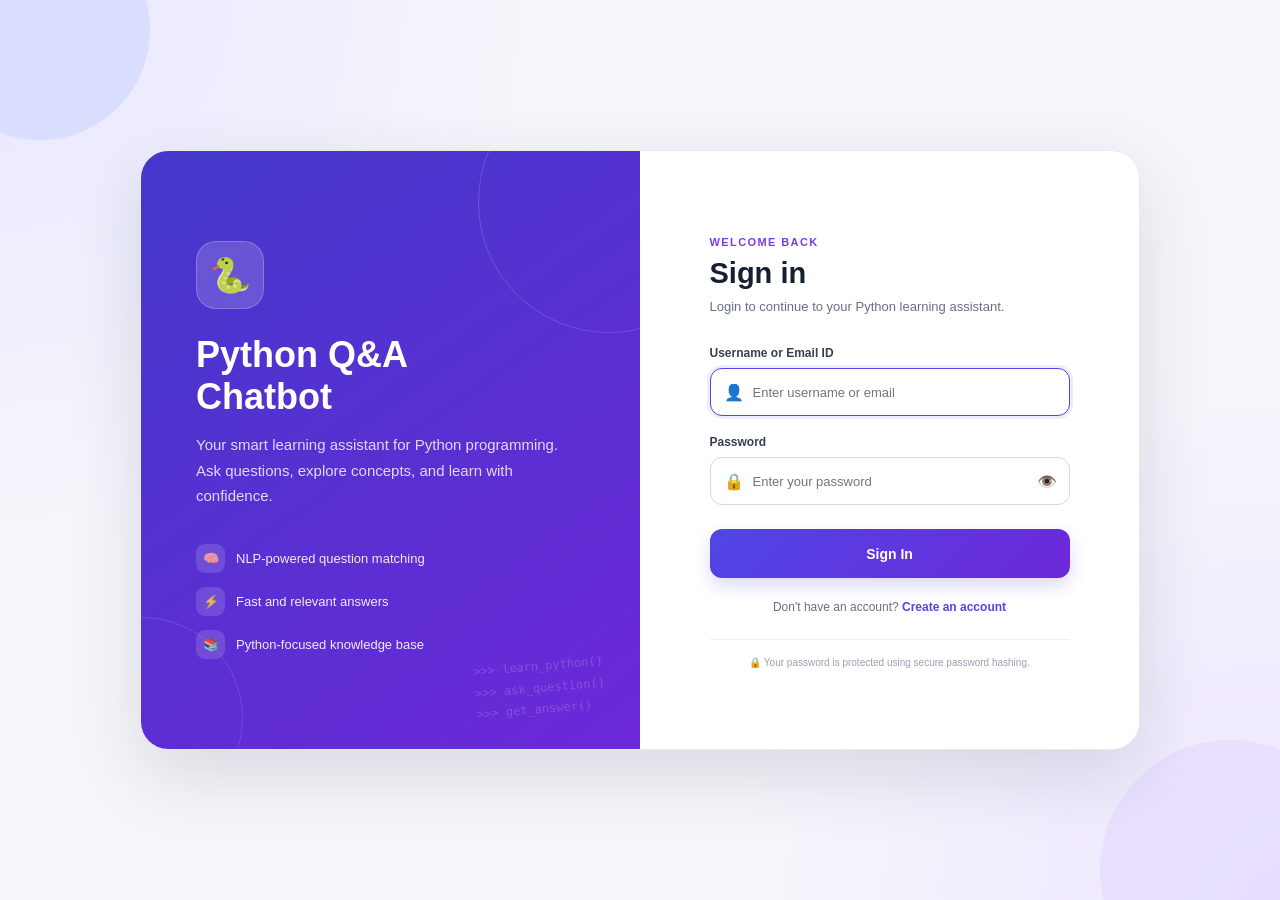
<file: templates/login.html>
<!DOCTYPE html>
<html lang="en">

<head>

    <meta charset="UTF-8">

    <meta
        name="viewport"
        content="width=device-width, initial-scale=1.0"
    >

    <title>Login | Python Q&A Chatbot</title>

    <style>

        * {
            margin: 0;
            padding: 0;
            box-sizing: border-box;
        }

        body {
            min-height: 100vh;
            font-family: "Segoe UI", Arial, sans-serif;

            background:
                radial-gradient(
                    circle at top left,
                    #e8e7ff,
                    transparent 35%
                ),
                radial-gradient(
                    circle at bottom right,
                    #eee5ff,
                    transparent 35%
                ),
                #f5f6fb;

            color: #172033;

            display: flex;
            align-items: center;
            justify-content: center;

            padding: 25px;
        }


        /* =========================================
           Background
        ========================================= */

        .background-circle {
            position: fixed;
            border-radius: 50%;
            pointer-events: none;
            z-index: -1;
        }

        .circle-one {
            width: 220px;
            height: 220px;
            background: #c7d2fe;
            top: -80px;
            left: -70px;
            opacity: 0.5;
        }

        .circle-two {
            width: 260px;
            height: 260px;
            background: #ddd6fe;
            bottom: -100px;
            right: -80px;
            opacity: 0.45;
        }


        /* =========================================
           Main Container
        ========================================= */

        .login-container {
            width: 100%;
            max-width: 1000px;
            min-height: 600px;

            background: white;

            border: 1px solid #e7e9f0;
            border-radius: 28px;

            overflow: hidden;

            display: grid;
            grid-template-columns: 1fr 1fr;

            box-shadow:
                0 25px 70px
                rgba(31, 41, 55, 0.13);
        }


        /* =========================================
           Left Panel
        ========================================= */

        .brand-panel {
            background:
                linear-gradient(
                    145deg,
                    #4338ca,
                    #6d28d9
                );

            color: white;

            padding: 55px;

            display: flex;
            flex-direction: column;
            justify-content: center;

            position: relative;
            overflow: hidden;
        }

        .brand-panel::before {
            content: "";

            position: absolute;

            width: 260px;
            height: 260px;

            border: 1px solid
                rgba(255,255,255,0.15);

            border-radius: 50%;

            right: -100px;
            top: -80px;
        }

        .brand-panel::after {
            content: "";

            position: absolute;

            width: 200px;
            height: 200px;

            border: 1px solid
                rgba(255,255,255,0.12);

            border-radius: 50%;

            left: -100px;
            bottom: -70px;
        }

        .brand-content {
            position: relative;
            z-index: 2;
        }

        .logo {
            width: 68px;
            height: 68px;

            border-radius: 20px;

            background:
                rgba(255,255,255,0.16);

            border:
                1px solid
                rgba(255,255,255,0.22);

            display: flex;
            align-items: center;
            justify-content: center;

            font-size: 34px;

            margin-bottom: 25px;
        }

        .brand-panel h1 {
            font-size: 36px;
            line-height: 1.15;
            margin-bottom: 15px;
        }

        .brand-panel > .brand-content > p {
            font-size: 15px;
            line-height: 1.7;

            color:
                rgba(255,255,255,0.82);

            max-width: 390px;
        }

        .feature-list {
            margin-top: 35px;

            display: flex;
            flex-direction: column;

            gap: 14px;
        }

        .feature {
            display: flex;
            align-items: center;

            gap: 11px;

            font-size: 13px;

            color:
                rgba(255,255,255,0.9);
        }

        .feature-icon {
            width: 29px;
            height: 29px;

            border-radius: 9px;

            background:
                rgba(255,255,255,0.14);

            display: flex;
            align-items: center;
            justify-content: center;
        }

        .code-box {
            position: absolute;

            right: 35px;
            bottom: 28px;

            font-family: Consolas, monospace;

            font-size: 12px;
            line-height: 1.8;

            color:
                rgba(255,255,255,0.18);

            transform: rotate(-5deg);
        }


        /* =========================================
           Right Login Panel
        ========================================= */

        .login-panel {
            padding: 55px;

            display: flex;
            align-items: center;
            justify-content: center;
        }

        .login-content {
            width: 100%;
            max-width: 360px;
        }

        .login-heading {
            margin-bottom: 30px;
        }

        .login-heading .label {
            color: #7c3aed;

            font-size: 11px;
            font-weight: 700;

            letter-spacing: 1.4px;
        }

        .login-heading h2 {
            font-size: 29px;

            margin-top: 7px;
            margin-bottom: 7px;
        }

        .login-heading p {
            color: #667085;

            font-size: 13px;
            line-height: 1.5;
        }


        /* =========================================
           Form
        ========================================= */

        .form-group {
            margin-bottom: 19px;
        }

        .form-group label {
            display: block;

            font-size: 12px;
            font-weight: 700;

            margin-bottom: 8px;

            color: #344054;
        }

        .input-wrapper {
            position: relative;
        }

        .input-icon {
            position: absolute;

            left: 14px;
            top: 50%;

            transform:
                translateY(-50%);

            font-size: 16px;

            color: #98a0b3;

            pointer-events: none;
        }

        .form-input {
            width: 100%;
            height: 48px;

            border: 1px solid #d7d9e2;

            border-radius: 12px;

            outline: none;

            padding:
                0 45px 0 42px;

            font-size: 13px;

            color: #172033;

            background: #fff;

            transition: 0.2s;
        }

        .form-input:focus {
            border-color: #4f46e5;

            box-shadow:
                0 0 0 3px
                rgba(79,70,229,0.10);
        }

        .password-toggle {
            position: absolute;

            right: 13px;
            top: 50%;

            transform:
                translateY(-50%);

            border: none;

            background: transparent;

            cursor: pointer;

            font-size: 16px;

            color: #667085;
        }

        .password-toggle:hover {
            color: #4f46e5;
        }


        /* =========================================
           Login Button
        ========================================= */

        .login-button {
            width: 100%;
            height: 49px;

            border: none;
            border-radius: 12px;

            background:
                linear-gradient(
                    135deg,
                    #4f46e5,
                    #6d28d9
                );

            color: white;

            font-size: 14px;
            font-weight: 700;

            cursor: pointer;

            transition: 0.2s;

            margin-top: 5px;

            box-shadow:
                0 8px 18px
                rgba(79,70,229,0.20);
        }

        .login-button:hover {
            transform:
                translateY(-1px);

            box-shadow:
                0 11px 23px
                rgba(79,70,229,0.27);
        }

        .login-button:disabled {
            opacity: 0.6;
            cursor: not-allowed;
            transform: none;
        }


        /* =========================================
           Error Message
        ========================================= */

        .error-message {
            display: none;

            margin-bottom: 17px;

            padding: 11px 13px;

            border-radius: 10px;

            background: #fef2f2;

            border: 1px solid #fecaca;

            color: #b91c1c;

            font-size: 12px;

            line-height: 1.5;
        }

        .error-message.show {
            display: block;
        }


        /* =========================================
           Register Link
        ========================================= */

        .register-text {
            text-align: center;

            margin-top: 22px;

            color: #667085;

            font-size: 12px;
        }

        .register-text a {
            color: #4f46e5;

            font-weight: 700;

            text-decoration: none;
        }

        .register-text a:hover {
            text-decoration: underline;
        }


        /* =========================================
           Security Note
        ========================================= */

        .security-note {
            margin-top: 25px;

            padding-top: 17px;

            border-top: 1px solid #eef0f4;

            text-align: center;

            color: #98a0b3;

            font-size: 10px;
        }


        /* =========================================
           Responsive
        ========================================= */

        @media (max-width: 800px) {

            .login-container {
                grid-template-columns: 1fr;

                max-width: 500px;

                min-height: auto;
            }

            .brand-panel {
                padding: 35px;

                min-height: 300px;
            }

            .brand-panel h1 {
                font-size: 29px;
            }

            .feature-list {
                margin-top: 22px;
            }

            .code-box {
                display: none;
            }

            .login-panel {
                padding: 40px 30px;
            }
        }


        @media (max-width: 480px) {

            body {
                padding: 12px;
            }

            .login-container {
                border-radius: 20px;
            }

            .brand-panel {
                padding: 30px 25px;
            }

            .brand-panel h1 {
                font-size: 25px;
            }

            .brand-panel > .brand-content > p {
                font-size: 13px;
            }

            .login-panel {
                padding: 32px 22px;
            }

            .login-heading h2 {
                font-size: 25px;
            }
        }

    </style>

</head>


<body>


    <div class="background-circle circle-one"></div>
    <div class="background-circle circle-two"></div>


    <main class="login-container">


        <!-- =====================================
             Branding
        ====================================== -->

        <section class="brand-panel">

            <div class="brand-content">

                <div class="logo">
                    🐍
                </div>

                <h1>
                    Python Q&A<br>
                    Chatbot
                </h1>

                <p>
                    Your smart learning assistant
                    for Python programming.
                    Ask questions, explore concepts,
                    and learn with confidence.
                </p>


                <div class="feature-list">

                    <div class="feature">

                        <span class="feature-icon">
                            🧠
                        </span>

                        <span>
                            NLP-powered question matching
                        </span>

                    </div>


                    <div class="feature">

                        <span class="feature-icon">
                            ⚡
                        </span>

                        <span>
                            Fast and relevant answers
                        </span>

                    </div>


                    <div class="feature">

                        <span class="feature-icon">
                            📚
                        </span>

                        <span>
                            Python-focused knowledge base
                        </span>

                    </div>

                </div>

            </div>


            <div class="code-box">

                &gt;&gt;&gt; learn_python()<br>
                &gt;&gt;&gt; ask_question()<br>
                &gt;&gt;&gt; get_answer()

            </div>

        </section>


        <!-- =====================================
             Login
        ====================================== -->

        <section class="login-panel">

            <div class="login-content">


                <div class="login-heading">

                    <span class="label">
                        WELCOME BACK
                    </span>

                    <h2>
                        Sign in
                    </h2>

                    <p>
                        Login to continue to your
                        Python learning assistant.
                    </p>

                </div>


                <div
                    id="error-message"
                    class="error-message"
                ></div>


                <form id="login-form">


                    <!-- Username OR Email -->

                    <div class="form-group">

                        <label for="login-id">
                            Username or Email ID
                        </label>


                        <div class="input-wrapper">

                            <span class="input-icon">
                                👤
                            </span>


                            <input
                                type="text"
                                id="login-id"
                                class="form-input"
                                placeholder="Enter username or email"
                                autocomplete="username"
                                required
                            >

                        </div>

                    </div>


                    <!-- Password -->

                    <div class="form-group">

                        <label for="password">
                            Password
                        </label>


                        <div class="input-wrapper">

                            <span class="input-icon">
                                🔒
                            </span>


                            <input
                                type="password"
                                id="password"
                                class="form-input"
                                placeholder="Enter your password"
                                autocomplete="current-password"
                                required
                            >


                            <button
                                type="button"
                                id="toggle-password"
                                class="password-toggle"
                                aria-label="Show password"
                            >
                                👁️
                            </button>

                        </div>

                    </div>


                    <button
                        type="submit"
                        id="login-button"
                        class="login-button"
                    >
                        Sign In
                    </button>

                </form>


                <p class="register-text">

                    Don't have an account?

                    <a href="/register">
                        Create an account
                    </a>

                </p>


                <div class="security-note">

                    🔒 Your password is protected
                    using secure password hashing.

                </div>


            </div>

        </section>

    </main>


    <script>

        const loginForm =
            document.getElementById(
                "login-form"
            );

        const loginIdInput =
            document.getElementById(
                "login-id"
            );

        const passwordInput =
            document.getElementById(
                "password"
            );

        const loginButton =
            document.getElementById(
                "login-button"
            );

        const errorMessage =
            document.getElementById(
                "error-message"
            );

        const togglePassword =
            document.getElementById(
                "toggle-password"
            );


        // =====================================
        // Show / Hide Password
        // =====================================

        togglePassword.addEventListener(
            "click",
            function () {

                if (
                    passwordInput.type ===
                    "password"
                ) {

                    passwordInput.type =
                        "text";

                    togglePassword.textContent =
                        "🙈";

                } else {

                    passwordInput.type =
                        "password";

                    togglePassword.textContent =
                        "👁️";
                }

            }
        );


        // =====================================
        // Login
        // =====================================

        loginForm.addEventListener(
            "submit",
            async function (event) {

                event.preventDefault();


                const loginId =
                    loginIdInput.value.trim();


                const password =
                    passwordInput.value;


                errorMessage.classList.remove(
                    "show"
                );


                if (!loginId || !password) {

                    errorMessage.textContent =
                        "Please enter your username/email and password.";

                    errorMessage.classList.add(
                        "show"
                    );

                    return;
                }


                loginButton.disabled = true;

                loginButton.textContent =
                    "Signing in...";


                try {

                    const response =
                        await fetch(
                            "/login",
                            {
                                method: "POST",

                                headers: {
                                    "Content-Type":
                                        "application/json"
                                },

                                body:
                                    JSON.stringify({

                                        login_id:
                                            loginId,

                                        password:
                                            password
                                    })
                            }
                        );


                    const data =
                        await response.json();


                    if (
                        response.ok &&
                        data.success
                    ) {

                        window.location.href =
                            "/";

                        return;
                    }


                    errorMessage.textContent =
                        data.message ||
                        "Invalid username/email or password.";

                    errorMessage.classList.add(
                        "show"
                    );


                } catch (error) {

                    console.error(
                        "Login error:",
                        error
                    );


                    errorMessage.textContent =
                        "Unable to connect to the server. Please try again.";

                    errorMessage.classList.add(
                        "show"
                    );

                } finally {

                    loginButton.disabled =
                        false;

                    loginButton.textContent =
                        "Sign In";
                }

            }
        );


        window.addEventListener(
            "load",
            function () {

                loginIdInput.focus();

            }
        );

    </script>

</body>

</html>
</file>
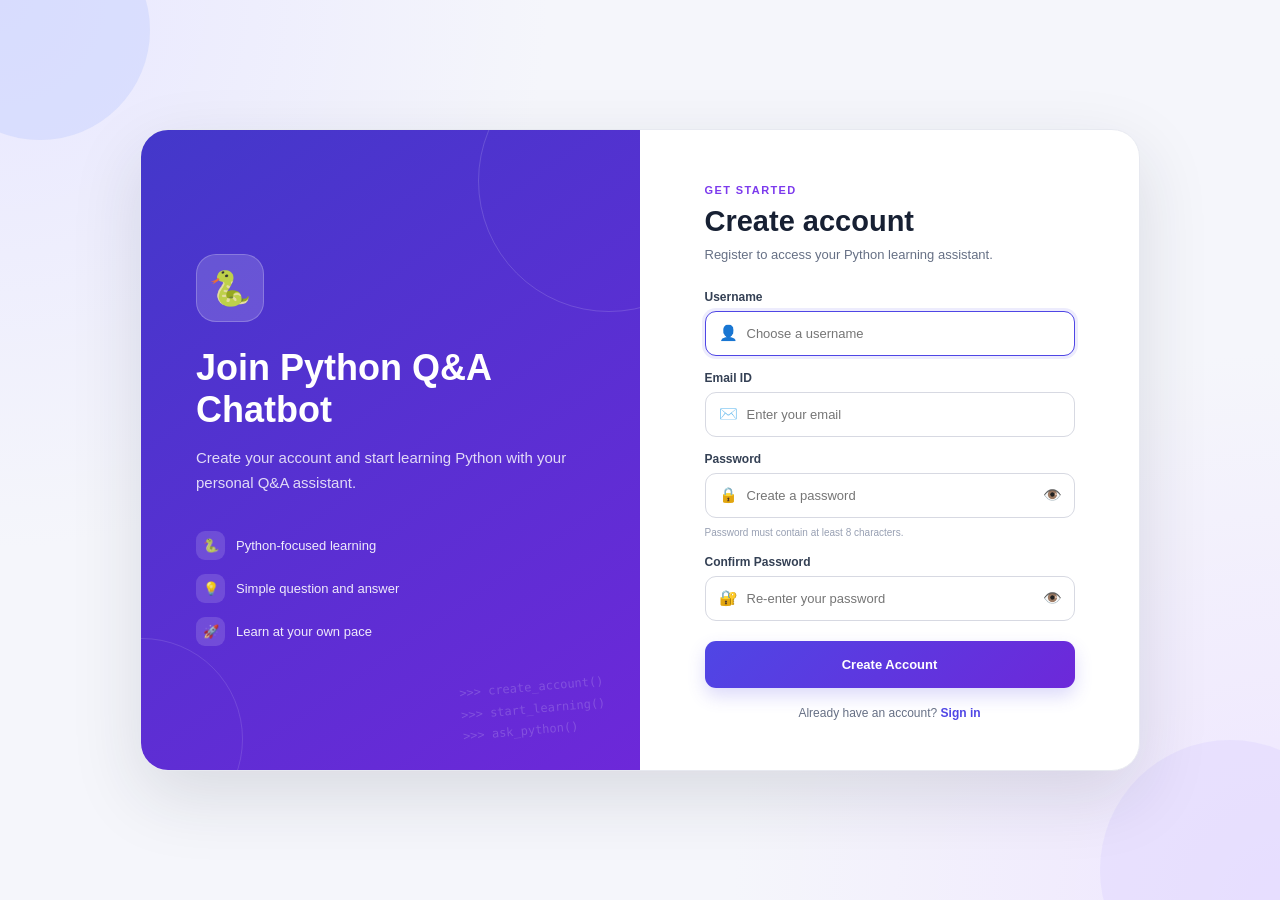
<file: templates/register.html>
<!DOCTYPE html>
<html lang="en">

<head>

    <meta charset="UTF-8">

    <meta
        name="viewport"
        content="width=device-width, initial-scale=1.0"
    >

    <title>Register | Python Q&A Chatbot</title>

    <style>

        * {
            margin: 0;
            padding: 0;
            box-sizing: border-box;
        }

        body {
            min-height: 100vh;

            font-family:
                "Segoe UI",
                Arial,
                sans-serif;

            background:
                radial-gradient(
                    circle at top left,
                    #e8e7ff,
                    transparent 35%
                ),
                radial-gradient(
                    circle at bottom right,
                    #eee5ff,
                    transparent 35%
                ),
                #f5f6fb;

            color: #172033;

            display: flex;
            align-items: center;
            justify-content: center;

            padding: 25px;
        }


        /* =====================================
           Background Circles
        ===================================== */

        .background-circle {
            position: fixed;

            border-radius: 50%;

            pointer-events: none;

            z-index: -1;
        }

        .circle-one {
            width: 220px;
            height: 220px;

            background: #c7d2fe;

            top: -80px;
            left: -70px;

            opacity: 0.5;
        }

        .circle-two {
            width: 260px;
            height: 260px;

            background: #ddd6fe;

            bottom: -100px;
            right: -80px;

            opacity: 0.45;
        }


        /* =====================================
           Main Container
        ===================================== */

        .register-container {
            width: 100%;
            max-width: 1000px;

            min-height: 620px;

            background: white;

            border:
                1px solid #e7e9f0;

            border-radius: 28px;

            overflow: hidden;

            display: grid;

            grid-template-columns:
                1fr 1fr;

            box-shadow:
                0 25px 70px
                rgba(31, 41, 55, 0.13);
        }


        /* =====================================
           Left Branding
        ===================================== */

        .brand-panel {
            background:
                linear-gradient(
                    145deg,
                    #4338ca,
                    #6d28d9
                );

            color: white;

            padding: 55px;

            display: flex;

            flex-direction: column;

            justify-content: center;

            position: relative;

            overflow: hidden;
        }

        .brand-panel::before {
            content: "";

            position: absolute;

            width: 260px;
            height: 260px;

            border:
                1px solid
                rgba(255,255,255,0.15);

            border-radius: 50%;

            right: -100px;
            top: -80px;
        }

        .brand-panel::after {
            content: "";

            position: absolute;

            width: 200px;
            height: 200px;

            border:
                1px solid
                rgba(255,255,255,0.12);

            border-radius: 50%;

            left: -100px;
            bottom: -70px;
        }

        .brand-content {
            position: relative;

            z-index: 2;
        }


        /* =====================================
           Logo
        ===================================== */

        .logo {
            width: 68px;
            height: 68px;

            border-radius: 20px;

            background:
                rgba(255,255,255,0.16);

            border:
                1px solid
                rgba(255,255,255,0.22);

            display: flex;

            align-items: center;
            justify-content: center;

            font-size: 34px;

            margin-bottom: 25px;
        }


        .brand-panel h1 {
            font-size: 36px;

            line-height: 1.15;

            margin-bottom: 15px;
        }

        .brand-panel p {
            font-size: 15px;

            line-height: 1.7;

            color:
                rgba(255,255,255,0.82);

            max-width: 390px;
        }


        /* =====================================
           Features
        ===================================== */

        .feature-list {
            margin-top: 35px;

            display: flex;

            flex-direction: column;

            gap: 14px;
        }

        .feature {
            display: flex;

            align-items: center;

            gap: 11px;

            font-size: 13px;

            color:
                rgba(255,255,255,0.9);
        }

        .feature-icon {
            width: 29px;
            height: 29px;

            border-radius: 9px;

            background:
                rgba(255,255,255,0.14);

            display: flex;

            align-items: center;
            justify-content: center;
        }


        /* =====================================
           Code Decoration
        ===================================== */

        .code-box {
            position: absolute;

            right: 35px;
            bottom: 28px;

            font-family:
                Consolas,
                monospace;

            font-size: 12px;

            line-height: 1.8;

            color:
                rgba(255,255,255,0.18);

            transform:
                rotate(-5deg);
        }


        /* =====================================
           Register Panel
        ===================================== */

        .register-panel {
            padding: 50px 55px;

            display: flex;

            align-items: center;
            justify-content: center;
        }

        .register-content {
            width: 100%;

            max-width: 370px;
        }


        /* =====================================
           Heading
        ===================================== */

        .register-heading {
            margin-bottom: 25px;
        }

        .register-heading .label {
            color: #7c3aed;

            font-size: 11px;

            font-weight: 700;

            letter-spacing: 1.4px;
        }

        .register-heading h2 {
            font-size: 29px;

            margin-top: 7px;

            margin-bottom: 7px;
        }

        .register-heading p {
            color: #667085;

            font-size: 13px;

            line-height: 1.5;
        }


        /* =====================================
           Form
        ===================================== */

        .form-group {
            margin-bottom: 15px;
        }

        .form-group label {
            display: block;

            font-size: 12px;

            font-weight: 700;

            margin-bottom: 7px;

            color: #344054;
        }

        .input-wrapper {
            position: relative;
        }

        .input-icon {
            position: absolute;

            left: 14px;
            top: 50%;

            transform:
                translateY(-50%);

            font-size: 15px;

            color: #98a0b3;

            pointer-events: none;
        }

        .form-input {
            width: 100%;

            height: 45px;

            border:
                1px solid #d7d9e2;

            border-radius: 11px;

            outline: none;

            padding:
                0 43px 0 41px;

            font-size: 13px;

            color: #172033;

            background: #fff;

            transition: 0.2s;
        }

        .form-input:focus {
            border-color: #4f46e5;

            box-shadow:
                0 0 0 3px
                rgba(79,70,229,0.10);
        }


        /* =====================================
           Password Toggle
        ===================================== */

        .password-toggle {
            position: absolute;

            right: 13px;
            top: 50%;

            transform:
                translateY(-50%);

            border: none;

            background: transparent;

            cursor: pointer;

            font-size: 15px;

            color: #667085;
        }

        .password-toggle:hover {
            color: #4f46e5;
        }


        /* =====================================
           Password Rules
        ===================================== */

        .password-rules {
            margin-top: 7px;

            font-size: 10px;

            color: #98a0b3;

            line-height: 1.5;
        }


        /* =====================================
           Error / Success
        ===================================== */

        .message {
            display: none;

            margin-bottom: 15px;

            padding: 10px 12px;

            border-radius: 10px;

            font-size: 11px;

            line-height: 1.5;
        }

        .message.show {
            display: block;
        }

        .message.error {
            background: #fef2f2;

            border:
                1px solid #fecaca;

            color: #b91c1c;
        }

        .message.success {
            background: #f0fdf4;

            border:
                1px solid #bbf7d0;

            color: #15803d;
        }


        /* =====================================
           Register Button
        ===================================== */

        .register-button {
            width: 100%;

            height: 47px;

            border: none;

            border-radius: 11px;

            background:
                linear-gradient(
                    135deg,
                    #4f46e5,
                    #6d28d9
                );

            color: white;

            font-size: 13px;

            font-weight: 700;

            cursor: pointer;

            transition: 0.2s;

            margin-top: 5px;

            box-shadow:
                0 8px 18px
                rgba(79,70,229,0.20);
        }

        .register-button:hover {
            transform:
                translateY(-1px);

            box-shadow:
                0 11px 23px
                rgba(79,70,229,0.27);
        }

        .register-button:disabled {
            opacity: 0.6;

            cursor: not-allowed;

            transform: none;
        }


        /* =====================================
           Login Link
        ===================================== */

        .login-text {
            text-align: center;

            margin-top: 18px;

            color: #667085;

            font-size: 12px;
        }

        .login-text a {
            color: #4f46e5;

            font-weight: 700;

            text-decoration: none;
        }

        .login-text a:hover {
            text-decoration: underline;
        }


        /* =====================================
           Responsive
        ===================================== */

        @media (max-width: 800px) {

            .register-container {
                grid-template-columns: 1fr;

                max-width: 500px;

                min-height: auto;
            }

            .brand-panel {
                padding: 35px;

                min-height: 300px;
            }

            .brand-panel h1 {
                font-size: 29px;
            }

            .code-box {
                display: none;
            }

            .register-panel {
                padding: 40px 30px;
            }
        }


        @media (max-width: 480px) {

            body {
                padding: 12px;
            }

            .register-container {
                border-radius: 20px;
            }

            .brand-panel {
                padding: 30px 25px;
            }

            .brand-panel h1 {
                font-size: 25px;
            }

            .register-panel {
                padding: 32px 22px;
            }

            .register-heading h2 {
                font-size: 25px;
            }
        }

    </style>

</head>


<body>


    <div class="background-circle circle-one"></div>

    <div class="background-circle circle-two"></div>


    <main class="register-container">


        <!-- =====================================
             Branding
        ====================================== -->

        <section class="brand-panel">

            <div class="brand-content">

                <div class="logo">
                    🐍
                </div>

                <h1>
                    Join Python Q&A<br>
                    Chatbot
                </h1>

                <p>
                    Create your account and start
                    learning Python with your
                    personal Q&A assistant.
                </p>


                <div class="feature-list">

                    <div class="feature">

                        <span class="feature-icon">
                            🐍
                        </span>

                        <span>
                            Python-focused learning
                        </span>

                    </div>


                    <div class="feature">

                        <span class="feature-icon">
                            💡
                        </span>

                        <span>
                            Simple question and answer
                        </span>

                    </div>


                    <div class="feature">

                        <span class="feature-icon">
                            🚀
                        </span>

                        <span>
                            Learn at your own pace
                        </span>

                    </div>

                </div>

            </div>


            <div class="code-box">

                &gt;&gt;&gt; create_account()<br>
                &gt;&gt;&gt; start_learning()<br>
                &gt;&gt;&gt; ask_python()

            </div>

        </section>


        <!-- =====================================
             Register Form
        ====================================== -->

        <section class="register-panel">

            <div class="register-content">


                <div class="register-heading">

                    <span class="label">
                        GET STARTED
                    </span>

                    <h2>
                        Create account
                    </h2>

                    <p>
                        Register to access your
                        Python learning assistant.
                    </p>

                </div>


                <div
                    id="message"
                    class="message"
                ></div>


                <form id="register-form">


                    <!-- Username -->

                    <div class="form-group">

                        <label for="username">
                            Username
                        </label>

                        <div class="input-wrapper">

                            <span class="input-icon">
                                👤
                            </span>

                            <input
                                type="text"
                                id="username"
                                class="form-input"
                                placeholder="Choose a username"
                                autocomplete="username"
                                required
                            >

                        </div>

                    </div>


                    <!-- Email -->

                    <div class="form-group">

                        <label for="email">
                            Email ID
                        </label>

                        <div class="input-wrapper">

                            <span class="input-icon">
                                ✉️
                            </span>

                            <input
                                type="email"
                                id="email"
                                class="form-input"
                                placeholder="Enter your email"
                                autocomplete="email"
                                required
                            >

                        </div>

                    </div>


                    <!-- Password -->

                    <div class="form-group">

                        <label for="password">
                            Password
                        </label>

                        <div class="input-wrapper">

                            <span class="input-icon">
                                🔒
                            </span>

                            <input
                                type="password"
                                id="password"
                                class="form-input"
                                placeholder="Create a password"
                                autocomplete="new-password"
                                required
                            >

                            <button
                                type="button"
                                id="toggle-password"
                                class="password-toggle"
                                aria-label="Show password"
                            >
                                👁️
                            </button>

                        </div>

                        <div class="password-rules">
                            Password must contain at least 8 characters.
                        </div>

                    </div>


                    <!-- Confirm Password -->

                    <div class="form-group">

                        <label for="confirm-password">
                            Confirm Password
                        </label>

                        <div class="input-wrapper">

                            <span class="input-icon">
                                🔐
                            </span>

                            <input
                                type="password"
                                id="confirm-password"
                                class="form-input"
                                placeholder="Re-enter your password"
                                autocomplete="new-password"
                                required
                            >

                            <button
                                type="button"
                                id="toggle-confirm-password"
                                class="password-toggle"
                                aria-label="Show password"
                            >
                                👁️
                            </button>

                        </div>

                    </div>


                    <button
                        type="submit"
                        id="register-button"
                        class="register-button"
                    >
                        Create Account
                    </button>

                </form>


                <p class="login-text">

                    Already have an account?

                    <a href="/">
                        Sign in
                    </a>

                </p>


            </div>

        </section>

    </main>


    <script>

        const registerForm =
            document.getElementById(
                "register-form"
            );

        const usernameInput =
            document.getElementById(
                "username"
            );

        const emailInput =
            document.getElementById(
                "email"
            );

        const passwordInput =
            document.getElementById(
                "password"
            );

        const confirmPasswordInput =
            document.getElementById(
                "confirm-password"
            );

        const registerButton =
            document.getElementById(
                "register-button"
            );

        const message =
            document.getElementById(
                "message"
            );

        const togglePassword =
            document.getElementById(
                "toggle-password"
            );

        const toggleConfirmPassword =
            document.getElementById(
                "toggle-confirm-password"
            );


        // =====================================
        // Password Visibility
        // =====================================

        togglePassword.addEventListener(
            "click",
            function () {

                if (
                    passwordInput.type ===
                    "password"
                ) {

                    passwordInput.type =
                        "text";

                    togglePassword.textContent =
                        "🙈";

                } else {

                    passwordInput.type =
                        "password";

                    togglePassword.textContent =
                        "👁️";
                }

            }
        );


        toggleConfirmPassword.addEventListener(
            "click",
            function () {

                if (
                    confirmPasswordInput.type ===
                    "password"
                ) {

                    confirmPasswordInput.type =
                        "text";

                    toggleConfirmPassword.textContent =
                        "🙈";

                } else {

                    confirmPasswordInput.type =
                        "password";

                    toggleConfirmPassword.textContent =
                        "👁️";
                }

            }
        );


        // =====================================
        // Message Helper
        // =====================================

        function showMessage(
            text,
            type
        ) {

            message.textContent = text;

            message.className =
                "message show " + type;
        }


        // =====================================
        // Registration
        // =====================================

        registerForm.addEventListener(
            "submit",
            async function (event) {

                event.preventDefault();


                const username =
                    usernameInput.value.trim();

                const email =
                    emailInput.value.trim();

                const password =
                    passwordInput.value;

                const confirmPassword =
                    confirmPasswordInput.value;


                message.className =
                    "message";


                // Username validation

                if (!username) {

                    showMessage(
                        "Please enter a username.",
                        "error"
                    );

                    return;
                }


                // Email validation

                if (!email) {

                    showMessage(
                        "Please enter your email ID.",
                        "error"
                    );

                    return;
                }


                // Password length

                if (password.length < 8) {

                    showMessage(
                        "Password must contain at least 8 characters.",
                        "error"
                    );

                    return;
                }


                // Password match

                if (
                    password !==
                    confirmPassword
                ) {

                    showMessage(
                        "Passwords do not match.",
                        "error"
                    );

                    return;
                }


                registerButton.disabled =
                    true;

                registerButton.textContent =
                    "Creating account...";


                try {

                    const response =
                        await fetch(
                            "/register",
                            {
                                method: "POST",

                                headers: {
                                    "Content-Type":
                                        "application/json"
                                },

                                body:
                                    JSON.stringify({

                                        username:
                                            username,

                                        email:
                                            email,

                                        password:
                                            password,

                                        confirm_password:
                                            confirmPassword
                                    })
                            }
                        );


                    const data =
                        await response.json();


                    if (
                        response.ok &&
                        data.success
                    ) {

                        showMessage(
                            "Account created successfully! Redirecting to login...",
                            "success"
                        );


                        registerForm.reset();


                        setTimeout(
                            function () {

                                window.location.href =
                                    "/";

                            },
                            1200
                        );


                        return;
                    }


                    showMessage(
                        data.message ||
                        "Registration failed. Please try again.",
                        "error"
                    );


                } catch (error) {

                    console.error(
                        "Registration error:",
                        error
                    );


                    showMessage(
                        "Unable to connect to the server. Please try again.",
                        "error"
                    );

                } finally {

                    registerButton.disabled =
                        false;

                    registerButton.textContent =
                        "Create Account";
                }

            }
        );


        // =====================================
        // Auto Focus
        // =====================================

        window.addEventListener(
            "load",
            function () {

                usernameInput.focus();

            }
        );

    </script>

</body>

</html>
</file>
